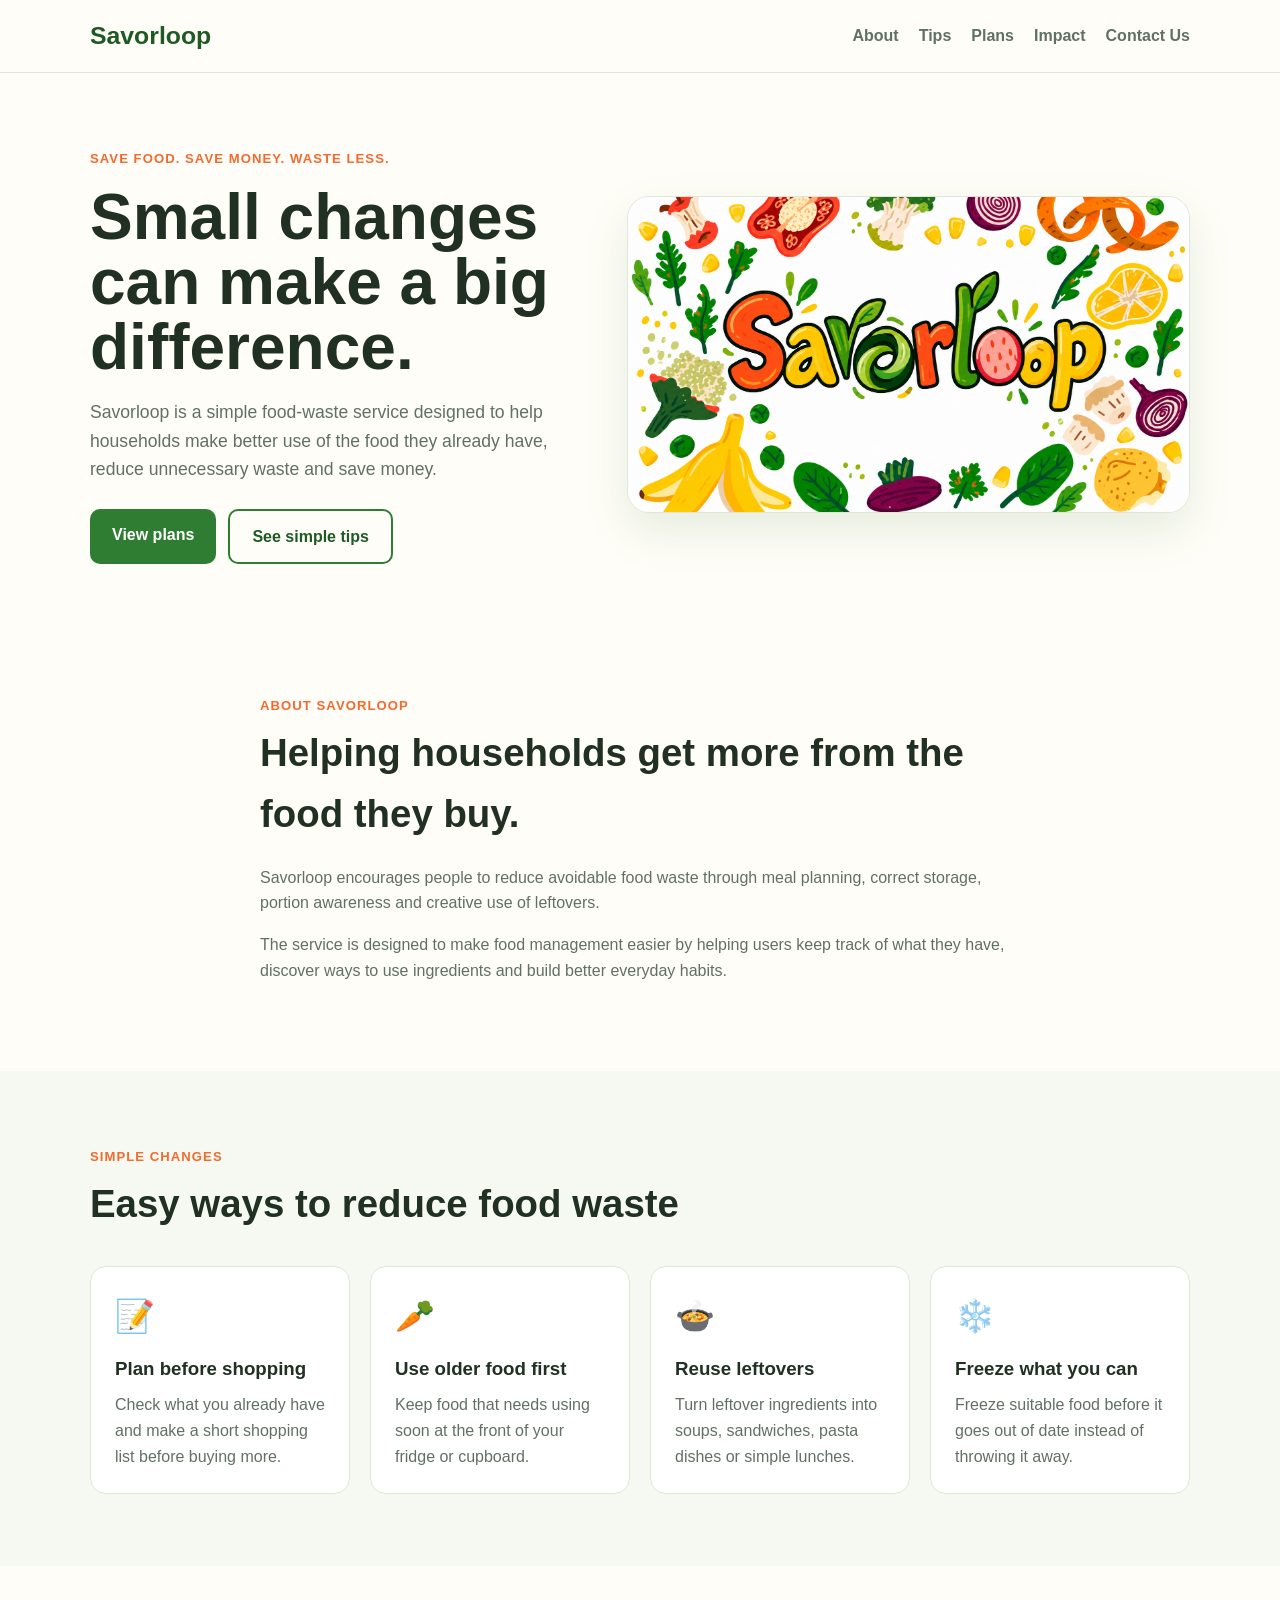
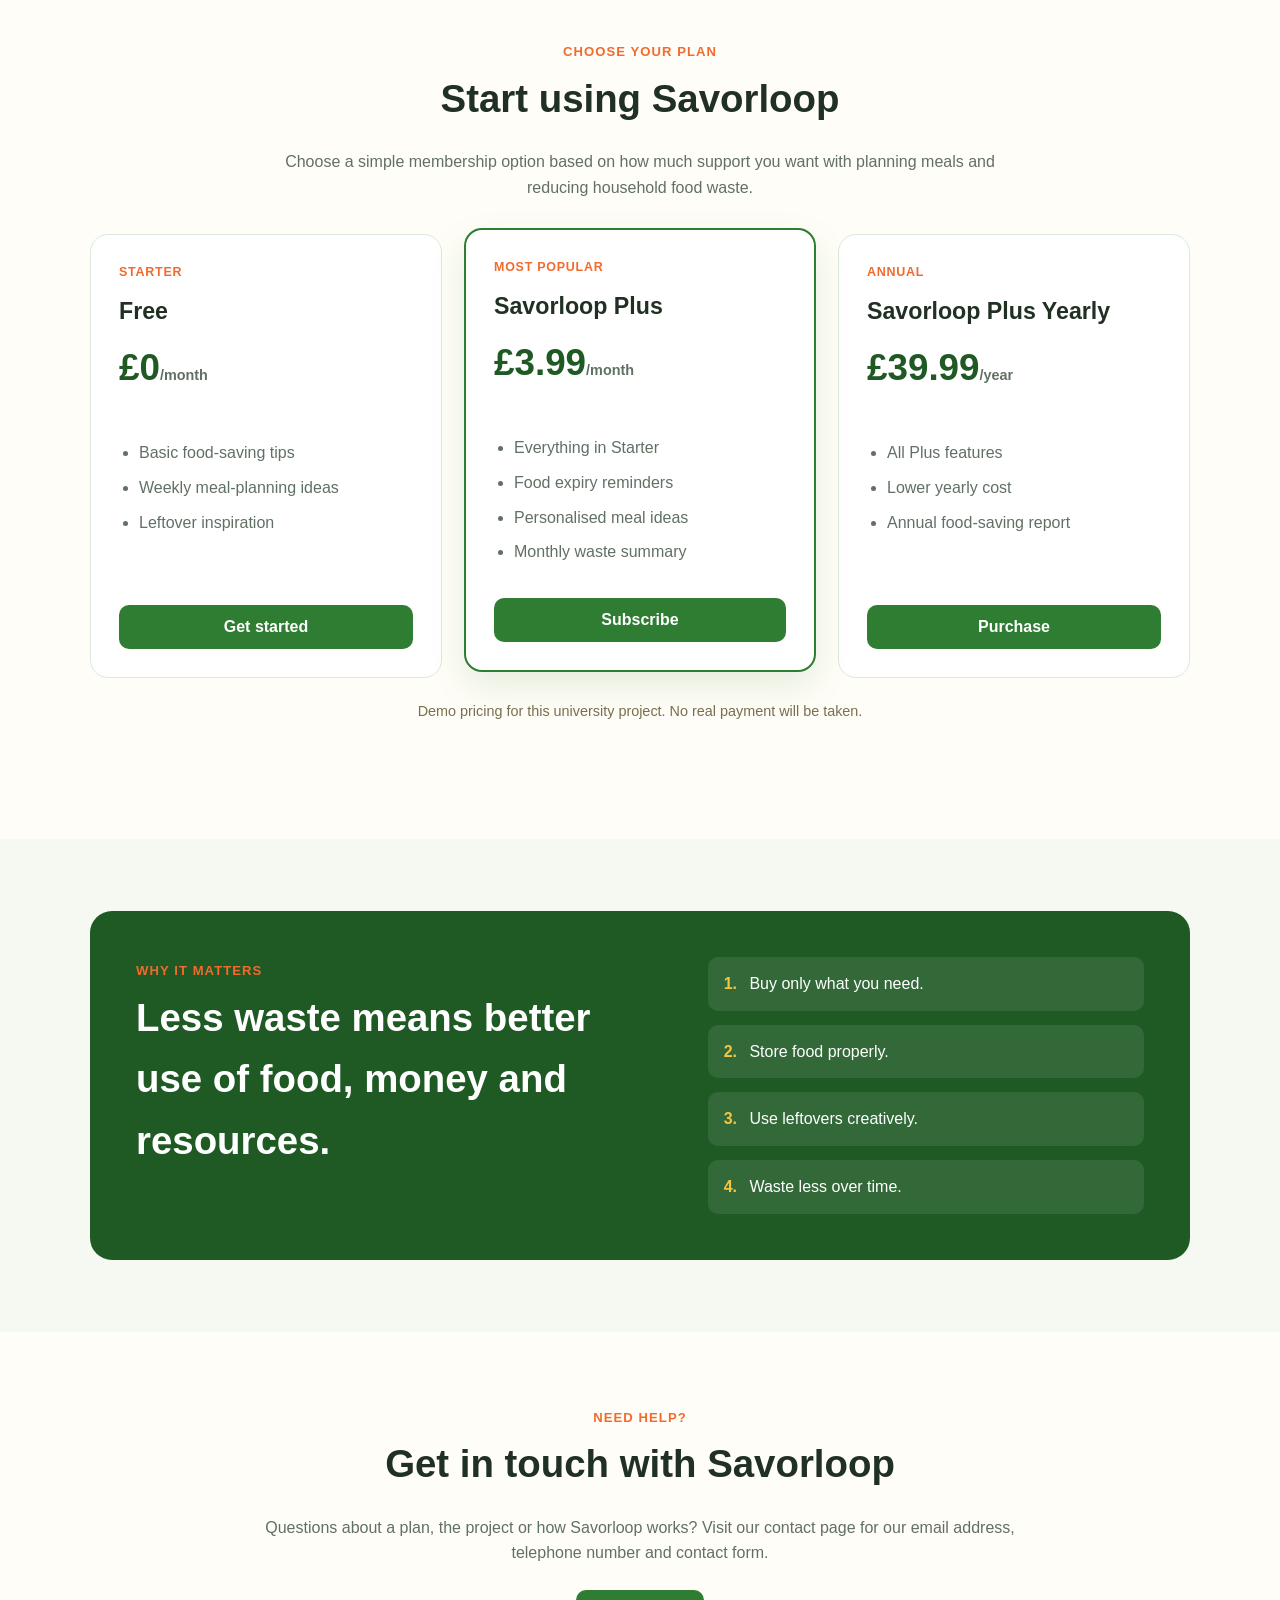
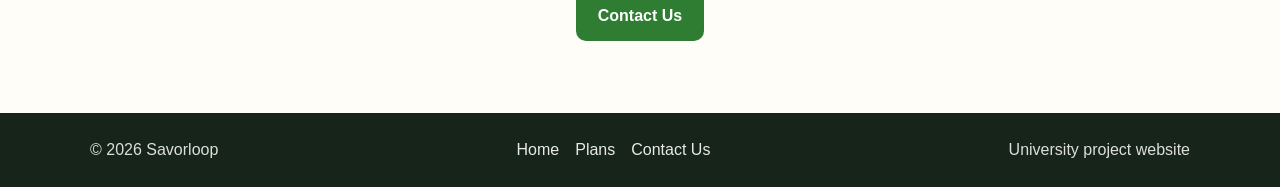
<file: index.html>
<!DOCTYPE html>
<html lang="en">
<head>
  <meta charset="UTF-8" />
  <meta name="viewport" content="width=device-width, initial-scale=1.0" />
  <meta name="description" content="Savorloop helps households reduce food waste with simple tips, smarter planning and subscription tools." />
  <title>Savorloop | Reduce Food Waste</title>
  <link rel="stylesheet" href="style.css" />
</head>
<body>

  <header class="site-header">
    <div class="container nav-wrap">
      <a href="index.html" class="brand">Savorloop</a>
      <nav aria-label="Main navigation">
        <a href="#about">About</a>
        <a href="#tips">Tips</a>
        <a href="#plans">Plans</a>
        <a href="#impact">Impact</a>
        <a href="contact.html">Contact Us</a>
      </nav>
    </div>
  </header>

  <main>
    <section id="home" class="hero">
      <div class="container hero-grid">
        <div class="hero-copy">
          <span class="eyebrow">Save food. Save money. Waste less.</span>
          <h1>Small changes can make a big difference.</h1>
          <p>
            Savorloop is a simple food-waste service designed to help households
            make better use of the food they already have, reduce unnecessary waste
            and save money.
          </p>
          <div class="button-row">
            <a href="#plans" class="button">View plans</a>
            <a href="#tips" class="button button-outline">See simple tips</a>
          </div>
        </div>

        <div class="hero-image">
          <img src="images/savorloop-banner.png" alt="Colourful Savorloop food waste awareness illustration" />
        </div>
      </div>
    </section>

    <section id="about" class="section">
      <div class="container narrow">
        <span class="eyebrow">About Savorloop</span>
        <h2>Helping households get more from the food they buy.</h2>
        <p>
          Savorloop encourages people to reduce avoidable food waste through meal planning,
          correct storage, portion awareness and creative use of leftovers.
        </p>
        <p>
          The service is designed to make food management easier by helping users keep track
          of what they have, discover ways to use ingredients and build better everyday habits.
        </p>
      </div>
    </section>

    <section id="tips" class="section section-soft">
      <div class="container">
        <span class="eyebrow">Simple changes</span>
        <h2>Easy ways to reduce food waste</h2>
        <div class="card-grid">
          <article class="card">
            <div class="icon">📝</div>
            <h3>Plan before shopping</h3>
            <p>Check what you already have and make a short shopping list before buying more.</p>
          </article>

          <article class="card">
            <div class="icon">🥕</div>
            <h3>Use older food first</h3>
            <p>Keep food that needs using soon at the front of your fridge or cupboard.</p>
          </article>

          <article class="card">
            <div class="icon">🍲</div>
            <h3>Reuse leftovers</h3>
            <p>Turn leftover ingredients into soups, sandwiches, pasta dishes or simple lunches.</p>
          </article>

          <article class="card">
            <div class="icon">❄️</div>
            <h3>Freeze what you can</h3>
            <p>Freeze suitable food before it goes out of date instead of throwing it away.</p>
          </article>
        </div>
      </div>
    </section>

    <section id="plans" class="section">
      <div class="container">
        <div class="section-heading center">
          <span class="eyebrow">Choose your plan</span>
          <h2>Start using Savorloop</h2>
          <p>
            Choose a simple membership option based on how much support you want with
            planning meals and reducing household food waste.
          </p>
        </div>

        <div class="pricing-grid">
          <article class="price-card">
            <span class="plan-label">Starter</span>
            <h3>Free</h3>
            <div class="price">£0<span>/month</span></div>
            <ul class="feature-list">
              <li>Basic food-saving tips</li>
              <li>Weekly meal-planning ideas</li>
              <li>Leftover inspiration</li>
            </ul>
            <button class="button plan-button" data-plan="Starter">Get started</button>
          </article>

          <article class="price-card featured">
            <span class="plan-label">Most popular</span>
            <h3>Savorloop Plus</h3>
            <div class="price">£3.99<span>/month</span></div>
            <ul class="feature-list">
              <li>Everything in Starter</li>
              <li>Food expiry reminders</li>
              <li>Personalised meal ideas</li>
              <li>Monthly waste summary</li>
            </ul>
            <button class="button plan-button" data-plan="Savorloop Plus">Subscribe</button>
          </article>

          <article class="price-card">
            <span class="plan-label">Annual</span>
            <h3>Savorloop Plus Yearly</h3>
            <div class="price">£39.99<span>/year</span></div>
            <ul class="feature-list">
              <li>All Plus features</li>
              <li>Lower yearly cost</li>
              <li>Annual food-saving report</li>
            </ul>
            <button class="button plan-button" data-plan="Savorloop Plus Yearly">Purchase</button>
          </article>
        </div>

        <p class="demo-note center">
          Demo pricing for this university project. No real payment will be taken.
        </p>
        <div id="planMessage" class="plan-message center" aria-live="polite"></div>
      </div>
    </section>

    <section id="impact" class="section section-soft">
      <div class="container">
        <div class="impact-box">
          <div>
            <span class="eyebrow">Why it matters</span>
            <h2>Less waste means better use of food, money and resources.</h2>
          </div>
          <div class="impact-list">
            <div><strong>1.</strong> Buy only what you need.</div>
            <div><strong>2.</strong> Store food properly.</div>
            <div><strong>3.</strong> Use leftovers creatively.</div>
            <div><strong>4.</strong> Waste less over time.</div>
          </div>
        </div>
      </div>
    </section>

    <section class="section">
      <div class="container narrow center">
        <span class="eyebrow">Need help?</span>
        <h2>Get in touch with Savorloop</h2>
        <p>
          Questions about a plan, the project or how Savorloop works? Visit our contact page
          for our email address, telephone number and contact form.
        </p>
        <a class="button" href="contact.html">Contact Us</a>
      </div>
    </section>
  </main>

  <footer>
    <div class="container footer-wrap">
      <p>© <span id="year"></span> Savorloop</p>
      <div class="footer-links">
        <a href="index.html">Home</a>
        <a href="#plans">Plans</a>
        <a href="contact.html">Contact Us</a>
      </div>
      <p>University project website</p>
    </div>
  </footer>

  <script src="script.js"></script>
</body>
</html>
</file>
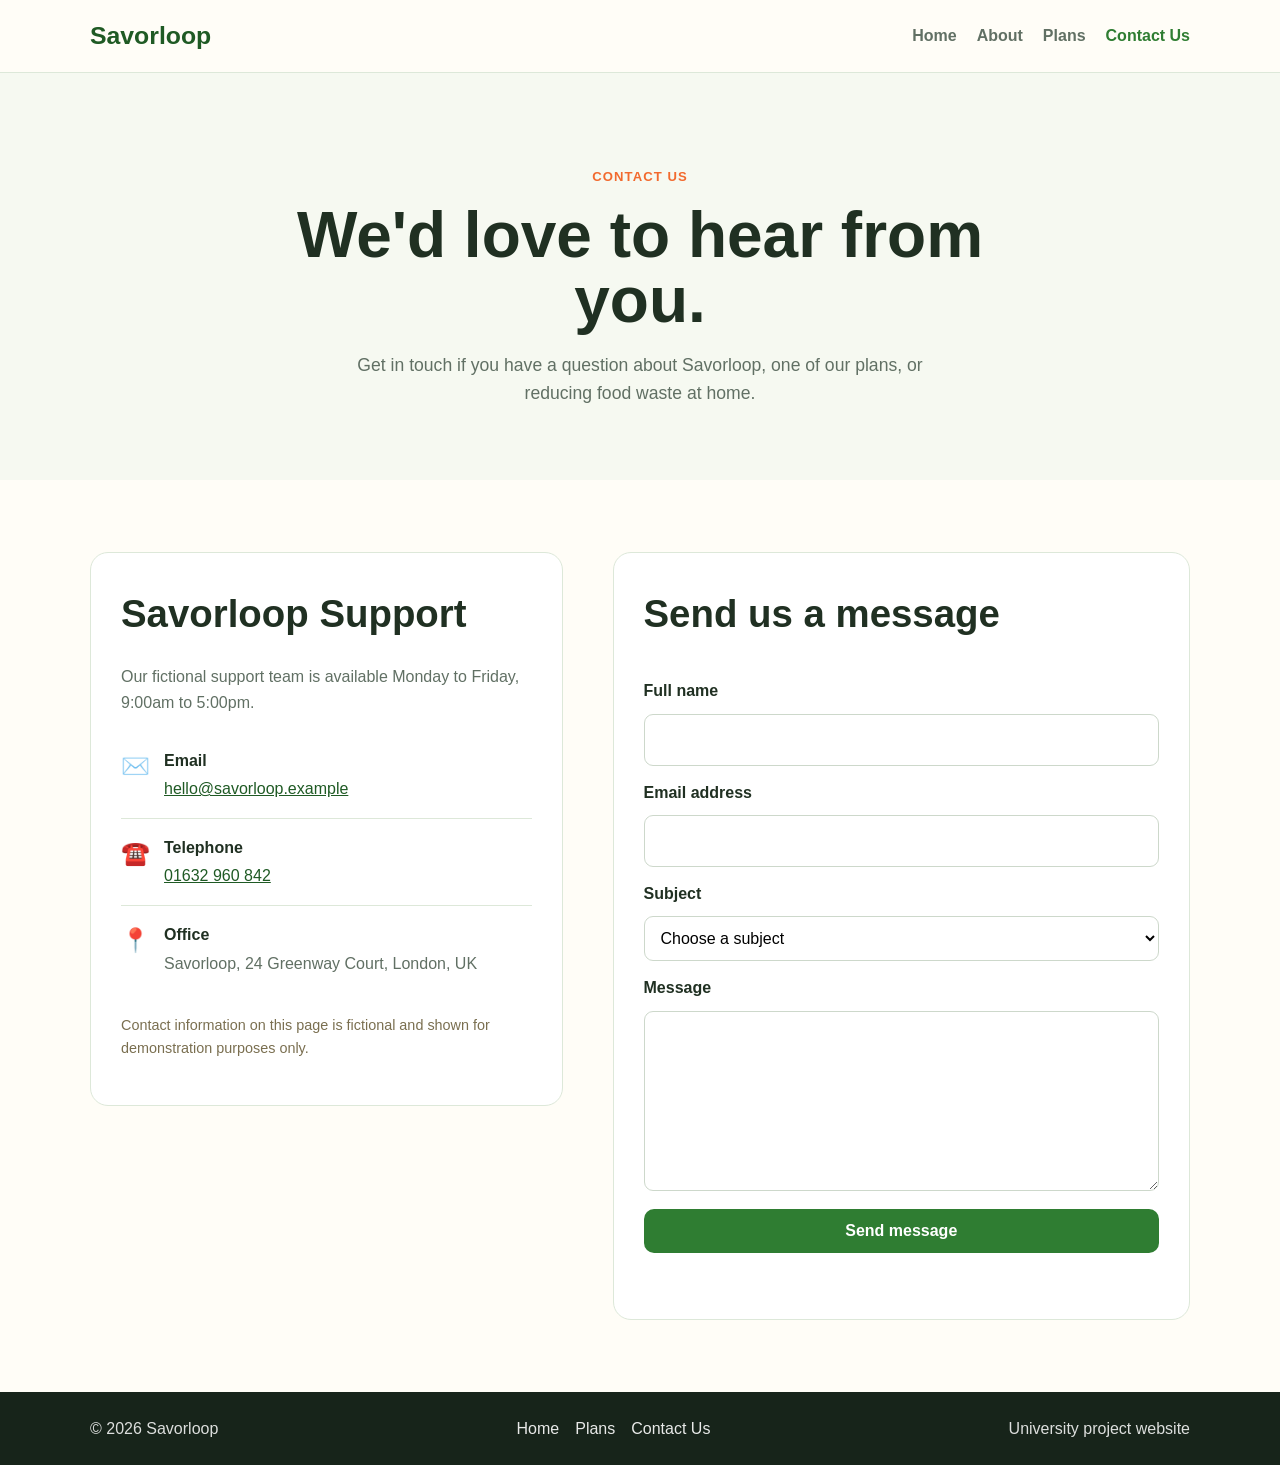
<file: contact.html>
<!DOCTYPE html>
<html lang="en">
<head>
  <meta charset="UTF-8" />
  <meta name="viewport" content="width=device-width, initial-scale=1.0" />
  <meta name="description" content="Contact Savorloop for help, enquiries and product information." />
  <title>Contact Us | Savorloop</title>
  <link rel="stylesheet" href="style.css" />
</head>
<body>

  <header class="site-header">
    <div class="container nav-wrap">
      <a href="index.html" class="brand">Savorloop</a>
      <nav aria-label="Main navigation">
        <a href="index.html">Home</a>
        <a href="index.html#about">About</a>
        <a href="index.html#plans">Plans</a>
        <a href="contact.html" class="active">Contact Us</a>
      </nav>
    </div>
  </header>

  <main>
    <section class="page-hero">
      <div class="container narrow center">
        <span class="eyebrow">Contact Us</span>
        <h1>We'd love to hear from you.</h1>
        <p>
          Get in touch if you have a question about Savorloop, one of our plans,
          or reducing food waste at home.
        </p>
      </div>
    </section>

    <section class="section">
      <div class="container contact-grid">
        <div class="contact-details">
          <h2>Savorloop Support</h2>
          <p>Our fictional support team is available Monday to Friday, 9:00am to 5:00pm.</p>

          <div class="contact-item">
            <span class="contact-icon">✉️</span>
            <div>
              <strong>Email</strong>
              <p><a href="mailto:hello@savorloop.example">hello@savorloop.example</a></p>
            </div>
          </div>

          <div class="contact-item">
            <span class="contact-icon">☎️</span>
            <div>
              <strong>Telephone</strong>
              <p><a href="tel:+441632960842">01632 960 842</a></p>
            </div>
          </div>

          <div class="contact-item">
            <span class="contact-icon">📍</span>
            <div>
              <strong>Office</strong>
              <p>Savorloop, 24 Greenway Court, London, UK</p>
            </div>
          </div>

          <p class="demo-note left-note">
            Contact information on this page is fictional and shown for demonstration purposes only.
          </p>
        </div>

        <form class="contact-form" id="contactForm">
          <h2>Send us a message</h2>

          <label for="name">Full name</label>
          <input type="text" id="name" name="name" required />

          <label for="email">Email address</label>
          <input type="email" id="email" name="email" required />

          <label for="subject">Subject</label>
          <select id="subject" name="subject" required>
            <option value="">Choose a subject</option>
            <option>General enquiry</option>
            <option>Subscription question</option>
            <option>Technical support</option>
            <option>Feedback</option>
          </select>

          <label for="message">Message</label>
          <textarea id="message" name="message" rows="6" required></textarea>

          <button type="submit" class="button">Send message</button>
          <p id="formMessage" class="form-message" aria-live="polite"></p>
        </form>
      </div>
    </section>
  </main>

  <footer>
    <div class="container footer-wrap">
      <p>© <span id="year"></span> Savorloop</p>
      <div class="footer-links">
        <a href="index.html">Home</a>
        <a href="index.html#plans">Plans</a>
        <a href="contact.html">Contact Us</a>
      </div>
      <p>University project website</p>
    </div>
  </footer>

  <script src="script.js"></script>
</body>
</html>
</file>
<file: style.css>
* {
  box-sizing: border-box;
}

:root {
  --green: #2f7d32;
  --green-dark: #1f5a24;
  --lime: #9ecb3b;
  --orange: #f26a2e;
  --yellow: #f4c542;
  --cream: #fffdf7;
  --soft: #f6f9f1;
  --text: #203022;
  --muted: #617064;
  --border: #dde8d9;
  --white: #ffffff;
}

html {
  scroll-behavior: smooth;
}

body {
  margin: 0;
  font-family: Arial, Helvetica, sans-serif;
  color: var(--text);
  background: var(--cream);
  line-height: 1.6;
}

img {
  max-width: 100%;
  display: block;
}

a {
  color: inherit;
}

.container {
  width: min(1100px, 92%);
  margin: 0 auto;
}

.narrow {
  width: min(760px, 92%);
}

.center {
  text-align: center;
}

.site-header {
  position: sticky;
  top: 0;
  z-index: 10;
  background: rgba(255, 253, 247, 0.96);
  border-bottom: 1px solid var(--border);
  backdrop-filter: blur(8px);
}

.nav-wrap {
  display: flex;
  align-items: center;
  justify-content: space-between;
  min-height: 72px;
  gap: 24px;
}

.brand {
  text-decoration: none;
  font-size: 1.55rem;
  font-weight: 800;
  color: var(--green-dark);
}

nav {
  display: flex;
  gap: 20px;
  flex-wrap: wrap;
}

nav a {
  text-decoration: none;
  font-weight: 700;
  color: var(--muted);
}

nav a:hover,
nav a.active {
  color: var(--green);
}

.hero {
  padding: 72px 0 56px;
}

.hero-grid {
  display: grid;
  grid-template-columns: 1fr 1.15fr;
  align-items: center;
  gap: 48px;
}

.hero h1,
.page-hero h1 {
  font-size: clamp(2.3rem, 5vw, 4.8rem);
  line-height: 1.02;
  margin: 14px 0 18px;
}

.hero p,
.page-hero p {
  font-size: 1.1rem;
  color: var(--muted);
  max-width: 620px;
}

.page-hero {
  padding: 90px 0 55px;
  background: var(--soft);
}

.page-hero p {
  margin-left: auto;
  margin-right: auto;
}

.eyebrow {
  display: inline-block;
  color: var(--orange);
  font-weight: 800;
  text-transform: uppercase;
  letter-spacing: 0.08em;
  font-size: 0.82rem;
}

.hero-image img {
  border-radius: 22px;
  border: 1px solid var(--border);
  box-shadow: 0 18px 45px rgba(47, 125, 50, 0.12);
}

.button-row {
  display: flex;
  gap: 12px;
  flex-wrap: wrap;
  margin-top: 18px;
}

.button {
  display: inline-block;
  margin-top: 8px;
  border: 0;
  background: var(--green);
  color: white;
  padding: 13px 22px;
  border-radius: 10px;
  text-decoration: none;
  font-weight: 800;
  cursor: pointer;
  font-size: 1rem;
}

.button:hover {
  background: var(--green-dark);
}

.button-outline {
  background: transparent;
  color: var(--green-dark);
  border: 2px solid var(--green);
}

.button-outline:hover {
  background: var(--green);
  color: white;
}

.section {
  padding: 72px 0;
}

.section-soft {
  background: var(--soft);
}

.section h2 {
  font-size: clamp(1.8rem, 3vw, 2.7rem);
  margin: 4px 0 20px;
}

.section p {
  color: var(--muted);
}

.section-heading {
  max-width: 720px;
  margin: 0 auto 34px;
}

.card-grid {
  display: grid;
  grid-template-columns: repeat(4, 1fr);
  gap: 20px;
  margin-top: 32px;
}

.card {
  background: white;
  border: 1px solid var(--border);
  border-radius: 16px;
  padding: 24px;
}

.icon {
  font-size: 2rem;
}

.card h3 {
  margin: 12px 0 8px;
}

.card p {
  margin: 0;
}

.pricing-grid {
  display: grid;
  grid-template-columns: repeat(3, 1fr);
  gap: 22px;
  align-items: stretch;
}

.price-card {
  background: var(--white);
  border: 1px solid var(--border);
  border-radius: 18px;
  padding: 28px;
  display: flex;
  flex-direction: column;
}

.price-card.featured {
  border: 2px solid var(--green);
  box-shadow: 0 14px 35px rgba(47, 125, 50, 0.12);
  transform: translateY(-6px);
}

.plan-label {
  color: var(--orange);
  font-weight: 800;
  text-transform: uppercase;
  letter-spacing: 0.06em;
  font-size: 0.78rem;
}

.price-card h3 {
  margin: 10px 0 4px;
  font-size: 1.45rem;
}

.price {
  font-size: 2.3rem;
  font-weight: 800;
  color: var(--green-dark);
  margin: 4px 0 18px;
}

.price span {
  font-size: 0.9rem;
  color: var(--muted);
  font-weight: 600;
}

.feature-list {
  padding-left: 20px;
  color: var(--muted);
  flex: 1;
}

.feature-list li {
  margin: 9px 0;
}

.plan-button {
  width: 100%;
}

.demo-note {
  margin-top: 22px;
  font-size: 0.9rem;
  color: #7a6f50 !important;
}

.plan-message {
  min-height: 30px;
  margin-top: 12px;
  font-weight: 700;
  color: var(--green-dark);
}

.impact-box {
  display: grid;
  grid-template-columns: 1.2fr 1fr;
  gap: 48px;
  background: var(--green-dark);
  color: white;
  border-radius: 22px;
  padding: 46px;
}

.impact-box h2 {
  color: white;
}

.impact-list {
  display: grid;
  gap: 14px;
  align-content: center;
}

.impact-list div {
  background: rgba(255, 255, 255, 0.09);
  padding: 14px 16px;
  border-radius: 10px;
}

.impact-list strong {
  color: var(--yellow);
  margin-right: 8px;
}

.contact-grid {
  display: grid;
  grid-template-columns: 0.9fr 1.1fr;
  gap: 50px;
  align-items: start;
}

.contact-details,
.contact-form {
  background: white;
  border: 1px solid var(--border);
  border-radius: 18px;
  padding: 30px;
}

.contact-details h2,
.contact-form h2 {
  margin-top: 0;
}

.contact-item {
  display: flex;
  gap: 14px;
  align-items: flex-start;
  padding: 16px 0;
  border-bottom: 1px solid var(--border);
}

.contact-item:last-of-type {
  border-bottom: none;
}

.contact-icon {
  font-size: 1.45rem;
}

.contact-item p {
  margin: 3px 0 0;
}

.contact-item a {
  color: var(--green-dark);
}

.left-note {
  text-align: left;
}

.contact-form {
  display: grid;
  gap: 10px;
}

.contact-form label {
  font-weight: 700;
  margin-top: 4px;
}

.contact-form input,
.contact-form select,
.contact-form textarea {
  width: 100%;
  padding: 12px;
  border: 1px solid #cdd8cb;
  border-radius: 9px;
  font: inherit;
  background: white;
}

.contact-form input:focus,
.contact-form select:focus,
.contact-form textarea:focus {
  outline: 2px solid rgba(47, 125, 50, 0.25);
  border-color: var(--green);
}

.form-message {
  min-height: 26px;
  margin: 0;
  font-weight: 700;
  color: var(--green-dark) !important;
}

footer {
  background: #17241a;
  color: white;
  padding: 24px 0;
}

.footer-wrap {
  display: flex;
  justify-content: space-between;
  align-items: center;
  gap: 20px;
  flex-wrap: wrap;
}

.footer-wrap p {
  margin: 0;
  opacity: 0.85;
}

.footer-links {
  display: flex;
  gap: 16px;
}

.footer-links a {
  color: white;
  text-decoration: none;
  opacity: 0.9;
}

.footer-links a:hover {
  opacity: 1;
  text-decoration: underline;
}

@media (max-width: 850px) {
  .hero-grid,
  .impact-box,
  .contact-grid {
    grid-template-columns: 1fr;
  }

  .card-grid,
  .pricing-grid {
    grid-template-columns: repeat(2, 1fr);
  }

  .price-card.featured {
    transform: none;
  }

  .nav-wrap {
    flex-direction: column;
    align-items: flex-start;
    padding: 14px 0;
  }
}

@media (max-width: 620px) {
  nav {
    gap: 12px;
    font-size: 0.92rem;
  }

  .hero {
    padding-top: 46px;
  }

  .card-grid,
  .pricing-grid {
    grid-template-columns: 1fr;
  }

  .impact-box,
  .contact-details,
  .contact-form {
    padding: 25px;
  }

  .footer-wrap {
    flex-direction: column;
    align-items: flex-start;
  }
}
</file>
